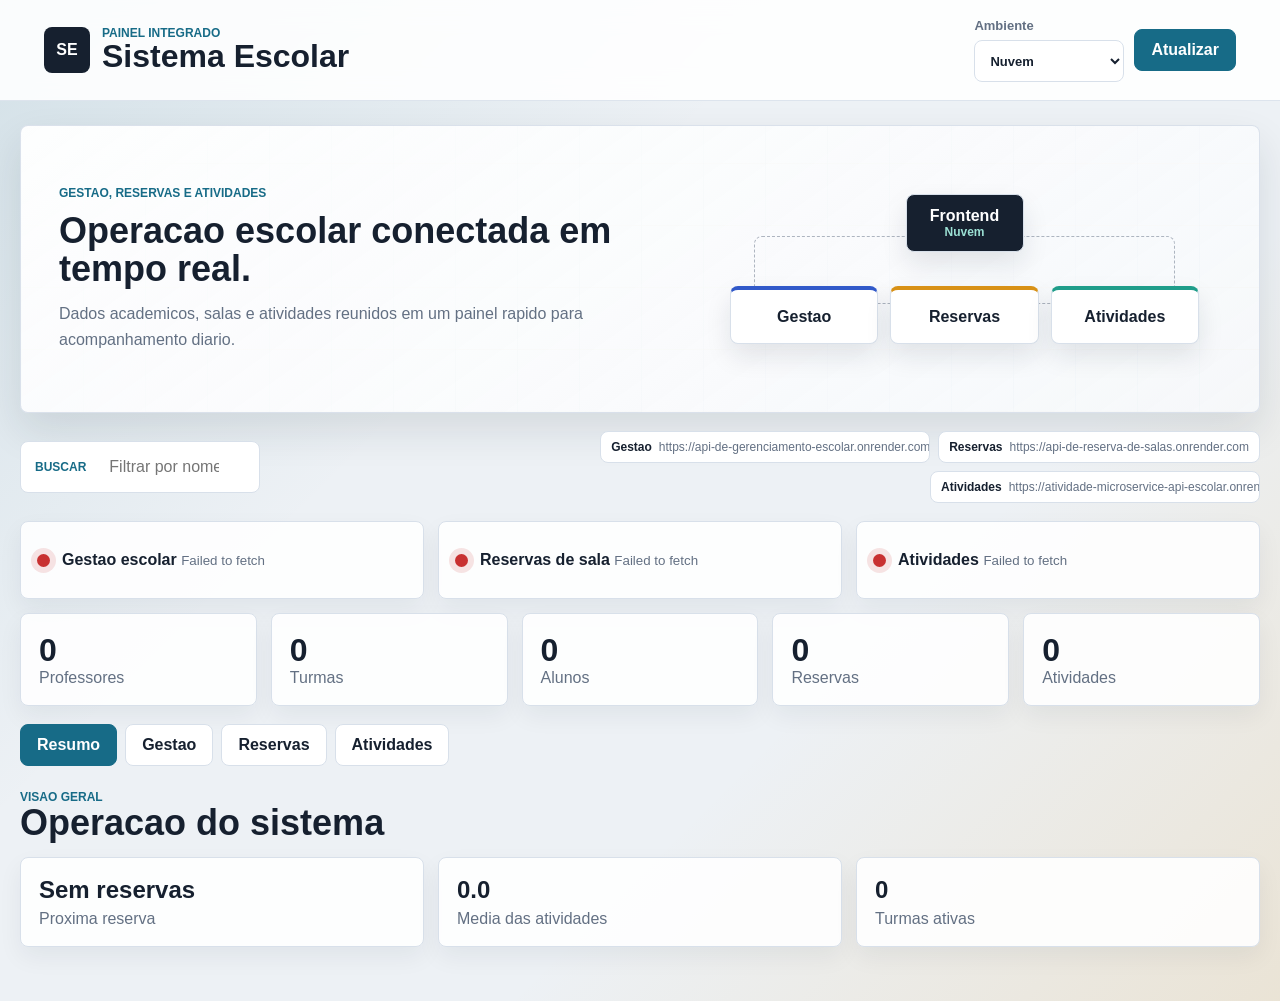
<file: index.html>
<!doctype html>
<html lang="pt-BR">

<head>
  <meta charset="utf-8">
  <meta name="viewport" content="width=device-width, initial-scale=1">
  <title>Sistema Escolar</title>
  <link rel="stylesheet" href="static/styles.css">
</head>

<body>
  <script src="/config.js"></script>

  <header class="shell-header">
    <div class="brand-block">
      <span class="brand-mark" aria-hidden="true">SE</span>
      <div>
        <p class="eyebrow">Painel integrado</p>
        <h1>Sistema Escolar</h1>
      </div>
    </div>

    <div class="header-actions">
      <label class="field compact">
        <span>Ambiente</span>
        <select id="environmentSelect">
          <option value="render">Nuvem</option>
          <option value="local">Local</option>
        </select>
      </label>
      <button id="refreshAll" class="button primary" type="button">Atualizar</button>
    </div>
  </header>

  <main class="app-shell">
    <section class="hero-panel">
      <div class="hero-copy">
        <p class="eyebrow">Gestao, reservas e atividades</p>
        <h2>Operacao escolar conectada em tempo real.</h2>
        <p class="hero-text">Dados academicos, salas e atividades reunidos em um painel rapido para acompanhamento diario.</p>
      </div>

      <div class="topology" aria-label="Conexoes entre os servicos">
        <div class="node main-node">
          <span>Frontend</span>
          <strong id="currentTargetLabel">Nuvem</strong>
        </div>
        <div class="link-row">
          <div class="node gestao-node">Gestao</div>
          <div class="node reserva-node">Reservas</div>
          <div class="node atividade-node">Atividades</div>
        </div>
      </div>
    </section>

    <section class="command-bar">
      <div class="search-box">
        <span aria-hidden="true">Buscar</span>
        <input id="globalSearch" type="search" placeholder="Filtrar por nome, turma, sala, atividade ou ID">
      </div>
      <div class="endpoint-strip" id="endpointStrip"></div>
    </section>

    <section class="status-grid" aria-label="Status dos servicos">
      <article class="status-card">
        <span class="status-dot" id="gestaoDot"></span>
        <div>
          <strong>Gestao escolar</strong>
          <small id="gestaoStatus">verificando...</small>
        </div>
      </article>
      <article class="status-card">
        <span class="status-dot" id="reservaDot"></span>
        <div>
          <strong>Reservas de sala</strong>
          <small id="reservaStatus">verificando...</small>
        </div>
      </article>
      <article class="status-card">
        <span class="status-dot" id="atividadeDot"></span>
        <div>
          <strong>Atividades</strong>
          <small id="atividadeStatus">verificando...</small>
        </div>
      </article>
    </section>

    <section class="metrics" aria-label="Resumo dos registros">
      <article>
        <span id="professoresCount">0</span>
        <p>Professores</p>
      </article>
      <article>
        <span id="turmasCount">0</span>
        <p>Turmas</p>
      </article>
      <article>
        <span id="alunosCount">0</span>
        <p>Alunos</p>
      </article>
      <article>
        <span id="reservasCount">0</span>
        <p>Reservas</p>
      </article>
      <article>
        <span id="atividadesCount">0</span>
        <p>Atividades</p>
      </article>
    </section>

    <nav class="tabs" aria-label="Secoes">
      <button class="tab active" data-tab="overview" type="button">Resumo</button>
      <button class="tab" data-tab="gestao" type="button">Gestao</button>
      <button class="tab" data-tab="reservas" type="button">Reservas</button>
      <button class="tab" data-tab="atividades" type="button">Atividades</button>
    </nav>

    <section id="overview" class="panel active">
      <div class="section-heading">
        <div>
          <p class="eyebrow">Visao geral</p>
          <h2>Operacao do sistema</h2>
        </div>
      </div>
      <div class="insight-grid">
        <article class="insight-card">
          <strong id="nextReserva">Sem reservas</strong>
          <span>Proxima reserva</span>
        </article>
        <article class="insight-card">
          <strong id="avgNota">0.0</strong>
          <span>Media das atividades</span>
        </article>
        <article class="insight-card">
          <strong id="activeTurmas">0</strong>
          <span>Turmas ativas</span>
        </article>
      </div>
    </section>

    <section id="gestao" class="panel">
      <div class="section-heading">
        <div>
          <p class="eyebrow">Cadastros base</p>
          <h2>Gestao escolar</h2>
        </div>
      </div>
      <div id="gestaoMessage" class="message"></div>

      <div class="form-grid three">
        <form id="professorForm" class="form-card">
          <h3>Novo professor</h3>
          <label class="field">Nome<input name="nome" required></label>
          <label class="field">Disciplina<input name="disciplina" required></label>
          <button class="button primary" type="submit">Criar professor</button>
        </form>

        <form id="turmaForm" class="form-card">
          <h3>Nova turma</h3>
          <label class="field">Nome<input name="nome" required></label>
          <label class="field">Turno<input name="turno" required></label>
          <label class="field">Professor<select name="professor_id" required></select></label>
          <button class="button primary" type="submit">Criar turma</button>
        </form>

        <form id="alunoForm" class="form-card">
          <h3>Novo aluno</h3>
          <label class="field">Nome<input name="nome" required></label>
          <label class="field">Idade<input name="idade" type="number" min="1" required></label>
          <label class="field">Turma<select name="turma_id" required></select></label>
          <div class="inline-fields">
            <label class="field">Nota 1<input name="nota_primeiro_semestre" type="number" step="0.1" min="0" max="10" required></label>
            <label class="field">Nota 2<input name="nota_segundo_semestre" type="number" step="0.1" min="0" max="10" required></label>
          </div>
          <button class="button primary" type="submit">Criar aluno</button>
        </form>
      </div>

      <div class="data-layout">
        <article>
          <h3>Professores</h3>
          <div id="professoresList" class="table-wrap"></div>
        </article>
        <article>
          <h3>Turmas</h3>
          <div id="turmasList" class="table-wrap"></div>
        </article>
        <article class="wide">
          <h3>Alunos</h3>
          <div id="alunosList" class="table-wrap"></div>
        </article>
      </div>
    </section>

    <section id="reservas" class="panel">
      <div class="section-heading">
        <div>
          <p class="eyebrow">Salas e horarios</p>
          <h2>Reservas</h2>
        </div>
      </div>
      <form id="reservaForm" class="form-card horizontal">
        <label class="field">Turma<select name="turma_id" required></select></label>
        <label class="field">Sala<input name="sala" required></label>
        <label class="field">Data<input name="data" type="date" required></label>
        <label class="field">Inicio<input name="hora_inicio" type="time" required></label>
        <label class="field">Fim<input name="hora_fim" type="time" required></label>
        <button class="button primary" type="submit">Criar reserva</button>
      </form>
      <div id="reservaMessage" class="message"></div>
      <div id="reservasList" class="table-wrap"></div>
    </section>

    <section id="atividades" class="panel">
      <div class="section-heading">
        <div>
          <p class="eyebrow">Notas e entregas</p>
          <h2>Atividades</h2>
        </div>
      </div>
      <form id="atividadeForm" class="form-card horizontal">
        <label class="field">Professor<select name="id_professor" required></select></label>
        <label class="field">Atividade<input name="nome_atividade" required></label>
        <label class="field">Nota<input name="nota" type="number" step="0.1" min="0" max="10" required></label>
        <button class="button primary" type="submit">Criar atividade</button>
      </form>
      <div id="atividadeMessage" class="message"></div>
      <div id="atividadesList" class="table-wrap"></div>
    </section>
  </main>

  <div id="toast" class="toast" role="status" aria-live="polite"></div>

  <script src="/static/app.js"></script>
</body>

</html>
</file>
<file: static/styles.css>
:root {
  --bg: #edf1f5;
  --surface: #ffffff;
  --surface-strong: #f8fafc;
  --ink: #16202f;
  --muted: #637083;
  --line: #d8e0ea;
  --primary: #176b87;
  --primary-dark: #0f536b;
  --teal: #1f9d8a;
  --amber: #d89116;
  --rose: #c2415d;
  --blue: #3159c9;
  --ok: #16834a;
  --bad: #c83131;
  --warn: #d89116;
  --shadow: 0 18px 40px rgba(22, 32, 47, 0.11);
}

* {
  box-sizing: border-box;
}

body {
  margin: 0;
  min-height: 100vh;
  background:
    linear-gradient(135deg, rgba(23, 107, 135, 0.12), transparent 36%),
    linear-gradient(315deg, rgba(216, 145, 22, 0.14), transparent 34%),
    var(--bg);
  color: var(--ink);
  font-family: Inter, "Segoe UI", Arial, Helvetica, sans-serif;
}

button,
input,
select {
  font: inherit;
}

h1,
h2,
h3,
p {
  margin: 0;
}

.shell-header {
  position: sticky;
  top: 0;
  z-index: 10;
  display: flex;
  align-items: center;
  justify-content: space-between;
  gap: 18px;
  padding: 18px clamp(16px, 4vw, 44px);
  background: rgba(255, 255, 255, 0.88);
  border-bottom: 1px solid rgba(216, 224, 234, 0.86);
  backdrop-filter: blur(14px);
}

.brand-block,
.header-actions,
.status-card,
.brand-mark,
.command-bar,
.search-box,
.topology,
.node,
.tabs {
  display: flex;
  align-items: center;
}

.brand-block {
  gap: 12px;
}

.brand-mark {
  justify-content: center;
  width: 46px;
  height: 46px;
  border-radius: 8px;
  background: var(--ink);
  color: white;
  font-weight: 900;
  letter-spacing: 0;
}

.eyebrow {
  color: var(--primary);
  font-size: 12px;
  font-weight: 800;
  letter-spacing: 0;
  text-transform: uppercase;
}

h1 {
  font-size: clamp(22px, 3vw, 32px);
  line-height: 1.05;
}

h2 {
  font-size: clamp(22px, 3vw, 36px);
  line-height: 1.08;
}

h3 {
  font-size: 16px;
}

.header-actions {
  gap: 10px;
}

.app-shell {
  width: min(1240px, calc(100vw - 32px));
  margin: 24px auto 54px;
}

.hero-panel {
  display: grid;
  grid-template-columns: minmax(0, 1.1fr) minmax(320px, 0.9fr);
  gap: 22px;
  min-height: 260px;
  padding: clamp(22px, 4vw, 38px);
  overflow: hidden;
  border: 1px solid rgba(216, 224, 234, 0.95);
  border-radius: 8px;
  background:
    linear-gradient(145deg, rgba(255, 255, 255, 0.94), rgba(248, 250, 252, 0.8)),
    repeating-linear-gradient(90deg, rgba(23, 107, 135, 0.08) 0 1px, transparent 1px 62px),
    repeating-linear-gradient(0deg, rgba(216, 145, 22, 0.08) 0 1px, transparent 1px 62px);
  box-shadow: var(--shadow);
}

.hero-copy {
  display: grid;
  align-content: center;
  gap: 12px;
}

.hero-text {
  max-width: 720px;
  color: var(--muted);
  font-size: 16px;
  line-height: 1.6;
}

.topology {
  position: relative;
  justify-content: center;
  flex-direction: column;
  gap: 34px;
  min-height: 210px;
  padding: 22px;
}

.topology::before {
  content: "";
  position: absolute;
  inset: 72px 46px 70px;
  border: 1px dashed rgba(99, 112, 131, 0.5);
  border-radius: 8px;
}

.node {
  position: relative;
  z-index: 1;
  justify-content: center;
  min-width: 118px;
  min-height: 58px;
  padding: 12px 16px;
  border: 1px solid var(--line);
  border-radius: 8px;
  background: var(--surface);
  box-shadow: 0 12px 26px rgba(22, 32, 47, 0.1);
  color: var(--ink);
  font-weight: 800;
  text-align: center;
}

.main-node {
  flex-direction: column;
  background: var(--ink);
  color: white;
}

.main-node strong {
  color: #9be0d4;
  font-size: 12px;
}

.link-row {
  display: grid;
  grid-template-columns: repeat(3, minmax(88px, 1fr));
  gap: 12px;
  width: 100%;
}

.gestao-node {
  border-top: 4px solid var(--blue);
}

.reserva-node {
  border-top: 4px solid var(--amber);
}

.atividade-node {
  border-top: 4px solid var(--teal);
}

.command-bar {
  justify-content: space-between;
  gap: 12px;
  margin: 18px 0;
}

.search-box {
  flex: 1;
  min-width: 240px;
  gap: 12px;
  min-height: 52px;
  padding: 0 14px;
  border: 1px solid var(--line);
  border-radius: 8px;
  background: var(--surface);
}

.search-box span {
  color: var(--primary);
  font-size: 12px;
  font-weight: 900;
  text-transform: uppercase;
}

.search-box input {
  width: 100%;
  border: 0;
  outline: 0;
  background: transparent;
}

.endpoint-strip {
  display: flex;
  flex-wrap: wrap;
  gap: 8px;
  justify-content: flex-end;
}

.endpoint-strip span,
.badge {
  display: inline-flex;
  align-items: center;
  gap: 7px;
  min-height: 32px;
  max-width: 330px;
  padding: 0 10px;
  overflow: hidden;
  border: 1px solid var(--line);
  border-radius: 8px;
  background: var(--surface);
  color: var(--muted);
  font-size: 12px;
  white-space: nowrap;
  text-overflow: ellipsis;
}

.endpoint-strip strong {
  color: var(--ink);
}

.status-grid,
.metrics,
.insight-grid,
.form-grid,
.data-layout {
  display: grid;
  gap: 14px;
}

.status-grid {
  grid-template-columns: repeat(3, minmax(0, 1fr));
}

.status-card,
.metrics article,
.insight-card,
.form-card,
.data-layout article {
  border: 1px solid var(--line);
  border-radius: 8px;
  background: rgba(255, 255, 255, 0.9);
  box-shadow: 0 10px 24px rgba(22, 32, 47, 0.06);
}

.status-card {
  gap: 12px;
  min-height: 78px;
  padding: 16px;
}

.status-card small,
.metrics p,
.insight-card span {
  color: var(--muted);
}

.status-dot {
  width: 13px;
  height: 13px;
  flex: 0 0 13px;
  border-radius: 999px;
  background: var(--warn);
  box-shadow: 0 0 0 6px rgba(216, 145, 22, 0.13);
}

.status-dot.ok {
  background: var(--ok);
  box-shadow: 0 0 0 6px rgba(22, 131, 74, 0.13);
}

.status-dot.bad {
  background: var(--bad);
  box-shadow: 0 0 0 6px rgba(200, 49, 49, 0.13);
}

.metrics {
  grid-template-columns: repeat(5, minmax(0, 1fr));
  margin: 14px 0;
}

.metrics article,
.insight-card {
  padding: 18px;
}

.metrics span {
  display: block;
  font-size: 32px;
  font-weight: 900;
}

.tabs {
  gap: 8px;
  margin: 18px 0;
  overflow-x: auto;
}

.tab,
.button {
  min-height: 42px;
  border: 1px solid var(--line);
  border-radius: 8px;
  padding: 0 16px;
  background: var(--surface);
  color: var(--ink);
  font-weight: 800;
  cursor: pointer;
}

.tab.active,
.button.primary {
  border-color: var(--primary);
  background: var(--primary);
  color: white;
}

.button.primary:hover {
  background: var(--primary-dark);
}

.button.danger {
  border-color: rgba(194, 65, 93, 0.3);
  background: #fff1f3;
  color: #9d2440;
}

.button.danger:hover {
  background: #ffe1e7;
}

.button.small {
  min-height: 32px;
  padding: 0 10px;
  font-size: 12px;
}

button:disabled {
  cursor: not-allowed;
  opacity: 0.65;
}

.panel {
  display: none;
}

.panel.active {
  display: block;
}

.section-heading {
  display: flex;
  align-items: end;
  justify-content: space-between;
  gap: 12px;
  margin: 24px 0 14px;
}

.insight-grid {
  grid-template-columns: repeat(3, minmax(0, 1fr));
}

.insight-card {
  display: grid;
  gap: 6px;
}

.insight-card strong {
  font-size: 24px;
}

.form-grid.three {
  grid-template-columns: repeat(3, minmax(0, 1fr));
}

.form-card {
  display: grid;
  gap: 12px;
  padding: 16px;
}

.form-card.horizontal {
  grid-template-columns: repeat(5, minmax(120px, 1fr)) auto;
  align-items: end;
}

.inline-fields {
  display: grid;
  grid-template-columns: repeat(2, minmax(0, 1fr));
  gap: 10px;
}

.field {
  display: grid;
  gap: 7px;
  color: var(--muted);
  font-size: 13px;
  font-weight: 800;
}

.field.compact {
  min-width: 150px;
}

input,
select {
  min-height: 42px;
  width: 100%;
  border: 1px solid var(--line);
  border-radius: 8px;
  padding: 0 11px;
  outline: 0;
  background: white;
  color: var(--ink);
}

input:focus,
select:focus {
  border-color: var(--primary);
  box-shadow: 0 0 0 4px rgba(23, 107, 135, 0.13);
}

.data-layout {
  grid-template-columns: repeat(2, minmax(0, 1fr));
  margin-top: 16px;
}

.data-layout article {
  min-width: 0;
  padding: 16px;
}

.data-layout .wide {
  grid-column: 1 / -1;
}

.table-wrap {
  margin-top: 12px;
  overflow-x: auto;
  border: 1px solid var(--line);
  border-radius: 8px;
  background: var(--surface);
}

.empty {
  padding: 18px;
  color: var(--muted);
}

table {
  width: 100%;
  min-width: 560px;
  border-collapse: collapse;
}

th,
td {
  padding: 13px 14px;
  border-bottom: 1px solid var(--line);
  text-align: left;
  vertical-align: middle;
}

th {
  color: var(--muted);
  background: var(--surface-strong);
  font-size: 12px;
  text-transform: uppercase;
}

tr:last-child td {
  border-bottom: 0;
}

tbody tr:hover {
  background: #fbfdff;
}

.badge {
  min-height: 26px;
  border-color: transparent;
  font-weight: 900;
}

.badge.ok {
  background: rgba(22, 131, 74, 0.11);
  color: var(--ok);
}

.badge.muted {
  background: rgba(99, 112, 131, 0.12);
  color: var(--muted);
}

.message {
  min-height: 24px;
  margin: 8px 0;
  font-weight: 800;
}

.message.ok {
  color: var(--ok);
}

.message.bad {
  color: var(--bad);
}

.toast {
  position: fixed;
  right: 18px;
  bottom: 18px;
  z-index: 20;
  max-width: min(380px, calc(100vw - 36px));
  padding: 13px 16px;
  border-radius: 8px;
  background: var(--ink);
  color: white;
  box-shadow: var(--shadow);
  transform: translateY(20px);
  opacity: 0;
  pointer-events: none;
  transition: 180ms ease;
}

.toast.show {
  transform: translateY(0);
  opacity: 1;
}

.toast.ok {
  border-left: 5px solid var(--ok);
}

.toast.bad {
  border-left: 5px solid var(--bad);
}

@media (max-width: 1040px) {
  .hero-panel,
  .form-grid.three,
  .form-card.horizontal,
  .data-layout {
    grid-template-columns: 1fr;
  }

  .form-card.horizontal {
    align-items: stretch;
  }

  .metrics {
    grid-template-columns: repeat(3, minmax(0, 1fr));
  }
}

@media (max-width: 760px) {
  .shell-header,
  .header-actions,
  .command-bar {
    align-items: stretch;
    flex-direction: column;
  }

  .status-grid,
  .metrics,
  .insight-grid {
    grid-template-columns: 1fr;
  }

  .hero-panel {
    min-height: auto;
  }

  .link-row {
    grid-template-columns: 1fr;
  }

  .topology::before {
    inset: 62px 34px 62px;
  }

  .button.primary,
  .field.compact {
    width: 100%;
  }

  .endpoint-strip {
    justify-content: stretch;
  }

  .endpoint-strip span {
    max-width: none;
    width: 100%;
  }
}
</file>
